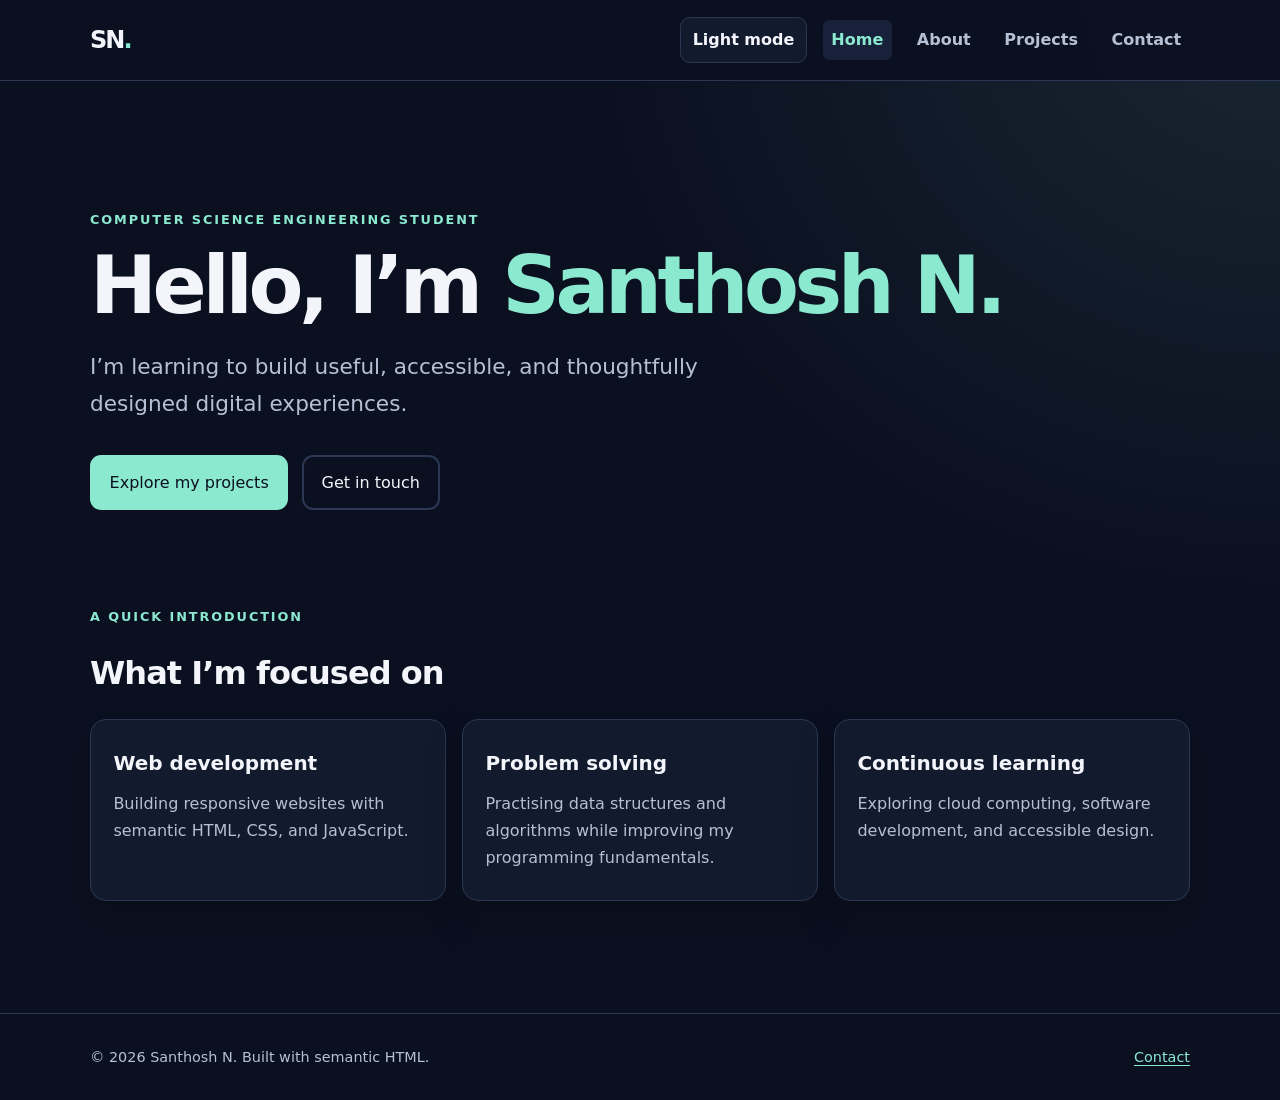
<file: index.html>
<!doctype html>
<html lang="en">
<head>
  <meta charset="utf-8">
  <meta name="viewport" content="width=device-width, initial-scale=1">
  <meta name="description" content="Personal portfolio of Santhosh N, a computer science engineering student showcasing skills, projects, and contact information.">
  <meta name="theme-color" content="#111827">
  <title>Santhosh N | Portfolio</title>
  <link rel="stylesheet" href="styles.css">
  <script src="script.js" defer></script>
</head>
<body>
  <a class="skip-link" href="#main-content">Skip to main content</a>
  <header class="site-header">
    <div class="container header-inner">
      <a class="brand" href="index.html" aria-label="Santhosh N home">SN<span>.</span></a>
      <div class="header-actions"><button class="theme-toggle" type="button" aria-label="Switch to light theme">Light mode</button><button class="menu-toggle" type="button" aria-expanded="false" aria-controls="primary-navigation">Menu</button></div>
      <nav id="primary-navigation" class="primary-navigation" aria-label="Main navigation">
        <ul>
          <li><a href="index.html" aria-current="page">Home</a></li>
          <li><a href="about.html">About</a></li>
          <li><a href="projects.html">Projects</a></li>
          <li><a href="contact.html">Contact</a></li>
        </ul>
      </nav>
    </div>
  </header>
  <main id="main-content">
    <section class="hero container" aria-labelledby="hero-title">
      <p class="eyebrow">Computer Science Engineering Student</p>
      <h1 id="hero-title">Hello, I’m <span>Santhosh N.</span></h1>
      <p class="hero-copy">I’m learning to build useful, accessible, and thoughtfully designed digital experiences.</p>
      <div class="actions">
        <a class="button" href="projects.html">Explore my projects</a>
        <a class="button button-secondary" href="contact.html">Get in touch</a>
      </div>
    </section>
    <section class="section container" aria-labelledby="highlights-title">
      <div class="section-heading">
        <p class="eyebrow">A quick introduction</p>
        <h2 id="highlights-title">What I’m focused on</h2>
      </div>
      <div class="card-grid">
        <article class="card">
          <h3>Web development</h3>
          <p>Building responsive websites with semantic HTML, CSS, and JavaScript.</p>
        </article>
        <article class="card">
          <h3>Problem solving</h3>
          <p>Practising data structures and algorithms while improving my programming fundamentals.</p>
        </article>
        <article class="card">
          <h3>Continuous learning</h3>
          <p>Exploring cloud computing, software development, and accessible design.</p>
        </article>
      </div>
    </section>
  </main>
  <footer class="site-footer">
    <div class="container footer-inner"><p>© <span data-current-year>2026</span> Santhosh N. Built with semantic HTML.</p><a href="contact.html">Contact</a></div>
  </footer>
</body>
</html>
</file>
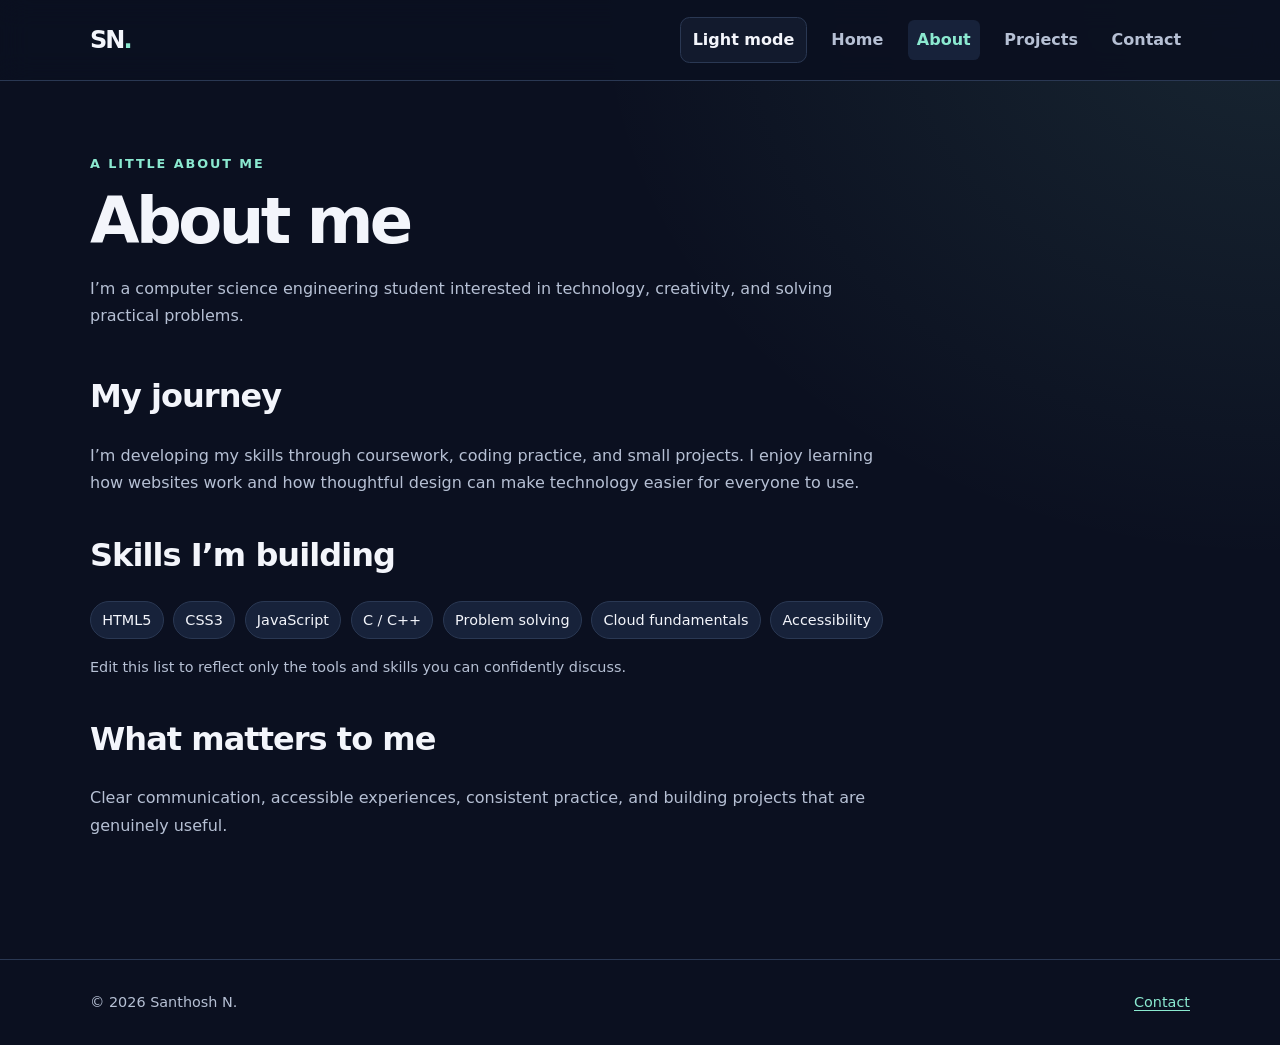
<file: about.html>
<!doctype html>
<html lang="en">
<head>
  <meta charset="utf-8">
  <meta name="viewport" content="width=device-width, initial-scale=1">
  <meta name="description" content="Learn about Santhosh N, a computer science engineering student, his interests, and current skills.">
  <meta name="theme-color" content="#111827">
  <title>About | Santhosh N</title>
  <link rel="stylesheet" href="styles.css">
  <script src="script.js" defer></script>
</head>
<body>
  <a class="skip-link" href="#main-content">Skip to main content</a>
  <header class="site-header"><div class="container header-inner">
    <a class="brand" href="index.html" aria-label="Santhosh N home">SN<span>.</span></a>
    <div class="header-actions"><button class="theme-toggle" type="button" aria-label="Switch to light theme">Light mode</button><button class="menu-toggle" type="button" aria-expanded="false" aria-controls="primary-navigation">Menu</button></div>
    <nav id="primary-navigation" class="primary-navigation" aria-label="Main navigation"><ul>
      <li><a href="index.html">Home</a></li><li><a href="about.html" aria-current="page">About</a></li><li><a href="projects.html">Projects</a></li><li><a href="contact.html">Contact</a></li>
    </ul></nav>
  </div></header>
  <main id="main-content" class="container page-content">
    <header class="page-heading"><p class="eyebrow">A little about me</p><h1>About me</h1><p>I’m a computer science engineering student interested in technology, creativity, and solving practical problems.</p></header>
    <section class="content-section" aria-labelledby="journey-title"><h2 id="journey-title">My journey</h2><p>I’m developing my skills through coursework, coding practice, and small projects. I enjoy learning how websites work and how thoughtful design can make technology easier for everyone to use.</p></section>
    <section class="content-section" aria-labelledby="skills-title"><h2 id="skills-title">Skills I’m building</h2>
      <ul class="tag-list"><li>HTML5</li><li>CSS3</li><li>JavaScript</li><li>C / C++</li><li>Problem solving</li><li>Cloud fundamentals</li><li>Accessibility</li></ul>
      <p class="note">Edit this list to reflect only the tools and skills you can confidently discuss.</p>
    </section>
    <section class="content-section" aria-labelledby="values-title"><h2 id="values-title">What matters to me</h2><p>Clear communication, accessible experiences, consistent practice, and building projects that are genuinely useful.</p></section>
  </main>
  <footer class="site-footer"><div class="container footer-inner"><p>© <span data-current-year>2026</span> Santhosh N.</p><a href="contact.html">Contact</a></div></footer>
</body>
</html>
</file>
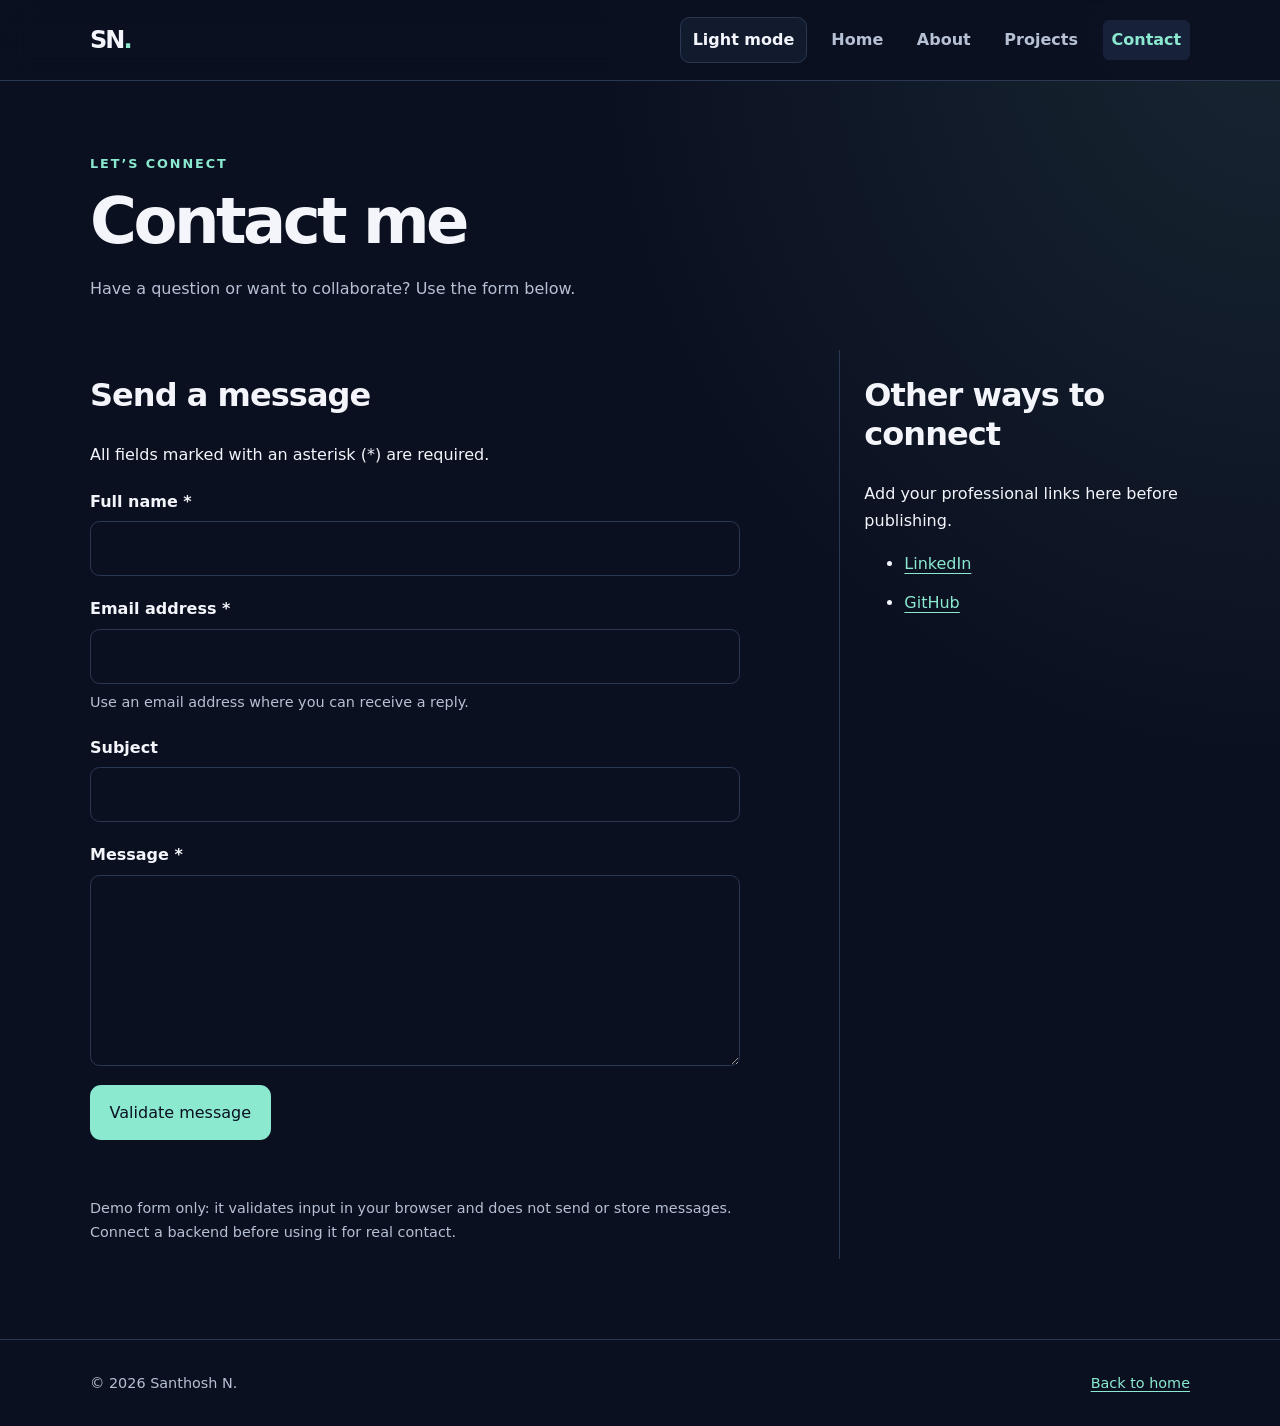
<file: contact.html>
<!doctype html>
<html lang="en">
<head>
  <meta charset="utf-8">
  <meta name="viewport" content="width=device-width, initial-scale=1">
  <meta name="description" content="Contact Santhosh N about projects, collaboration, or learning opportunities.">
  <meta name="theme-color" content="#111827">
  <title>Contact | Santhosh N</title>
  <link rel="stylesheet" href="styles.css">
  <script src="script.js" defer></script>
</head>
<body>
  <a class="skip-link" href="#main-content">Skip to main content</a>
  <header class="site-header"><div class="container header-inner">
    <a class="brand" href="index.html" aria-label="Santhosh N home">SN<span>.</span></a>
    <div class="header-actions"><button class="theme-toggle" type="button" aria-label="Switch to light theme">Light mode</button><button class="menu-toggle" type="button" aria-expanded="false" aria-controls="primary-navigation">Menu</button></div>
    <nav id="primary-navigation" class="primary-navigation" aria-label="Main navigation"><ul>
      <li><a href="index.html">Home</a></li><li><a href="about.html">About</a></li><li><a href="projects.html">Projects</a></li><li><a href="contact.html" aria-current="page">Contact</a></li>
    </ul></nav>
  </div></header>
  <main id="main-content" class="container page-content">
    <header class="page-heading"><p class="eyebrow">Let’s connect</p><h1>Contact me</h1><p>Have a question or want to collaborate? Use the form below.</p></header>
    <section class="contact-layout" aria-labelledby="form-title">
      <div><h2 id="form-title">Send a message</h2><p>All fields marked with an asterisk (*) are required.</p>
        <form id="contact-form" action="#" method="get">
          <div class="form-field"><label for="full-name">Full name <span aria-hidden="true">*</span></label><input id="full-name" name="name" type="text" autocomplete="name" required></div>
          <div class="form-field"><label for="email">Email address <span aria-hidden="true">*</span></label><input id="email" name="email" type="email" autocomplete="email" required aria-describedby="email-help"><p id="email-help" class="field-help">Use an email address where you can receive a reply.</p></div>
          <div class="form-field"><label for="subject">Subject</label><input id="subject" name="subject" type="text" autocomplete="off"></div>
          <div class="form-field"><label for="message">Message <span aria-hidden="true">*</span></label><textarea id="message" name="message" rows="6" required></textarea></div>
          <button class="button" type="submit">Validate message</button>
          <p id="form-status" class="form-status" role="status" aria-live="polite"></p>
          <p class="note">Demo form only: it validates input in your browser and does not send or store messages. Connect a backend before using it for real contact.</p>
        </form>
      </div>
      <aside class="contact-aside" aria-labelledby="other-contact-title"><h2 id="other-contact-title">Other ways to connect</h2><p>Add your professional links here before publishing.</p><ul><li><a href="https://www.linkedin.com/" target="_blank" rel="noopener noreferrer">LinkedIn</a></li><li><a href="https://github.com/" target="_blank" rel="noopener noreferrer">GitHub</a></li></ul></aside>
    </section>
  </main>
  <footer class="site-footer"><div class="container footer-inner"><p>© <span data-current-year>2026</span> Santhosh N.</p><a href="index.html">Back to home</a></div></footer>
</body>
</html>
</file>
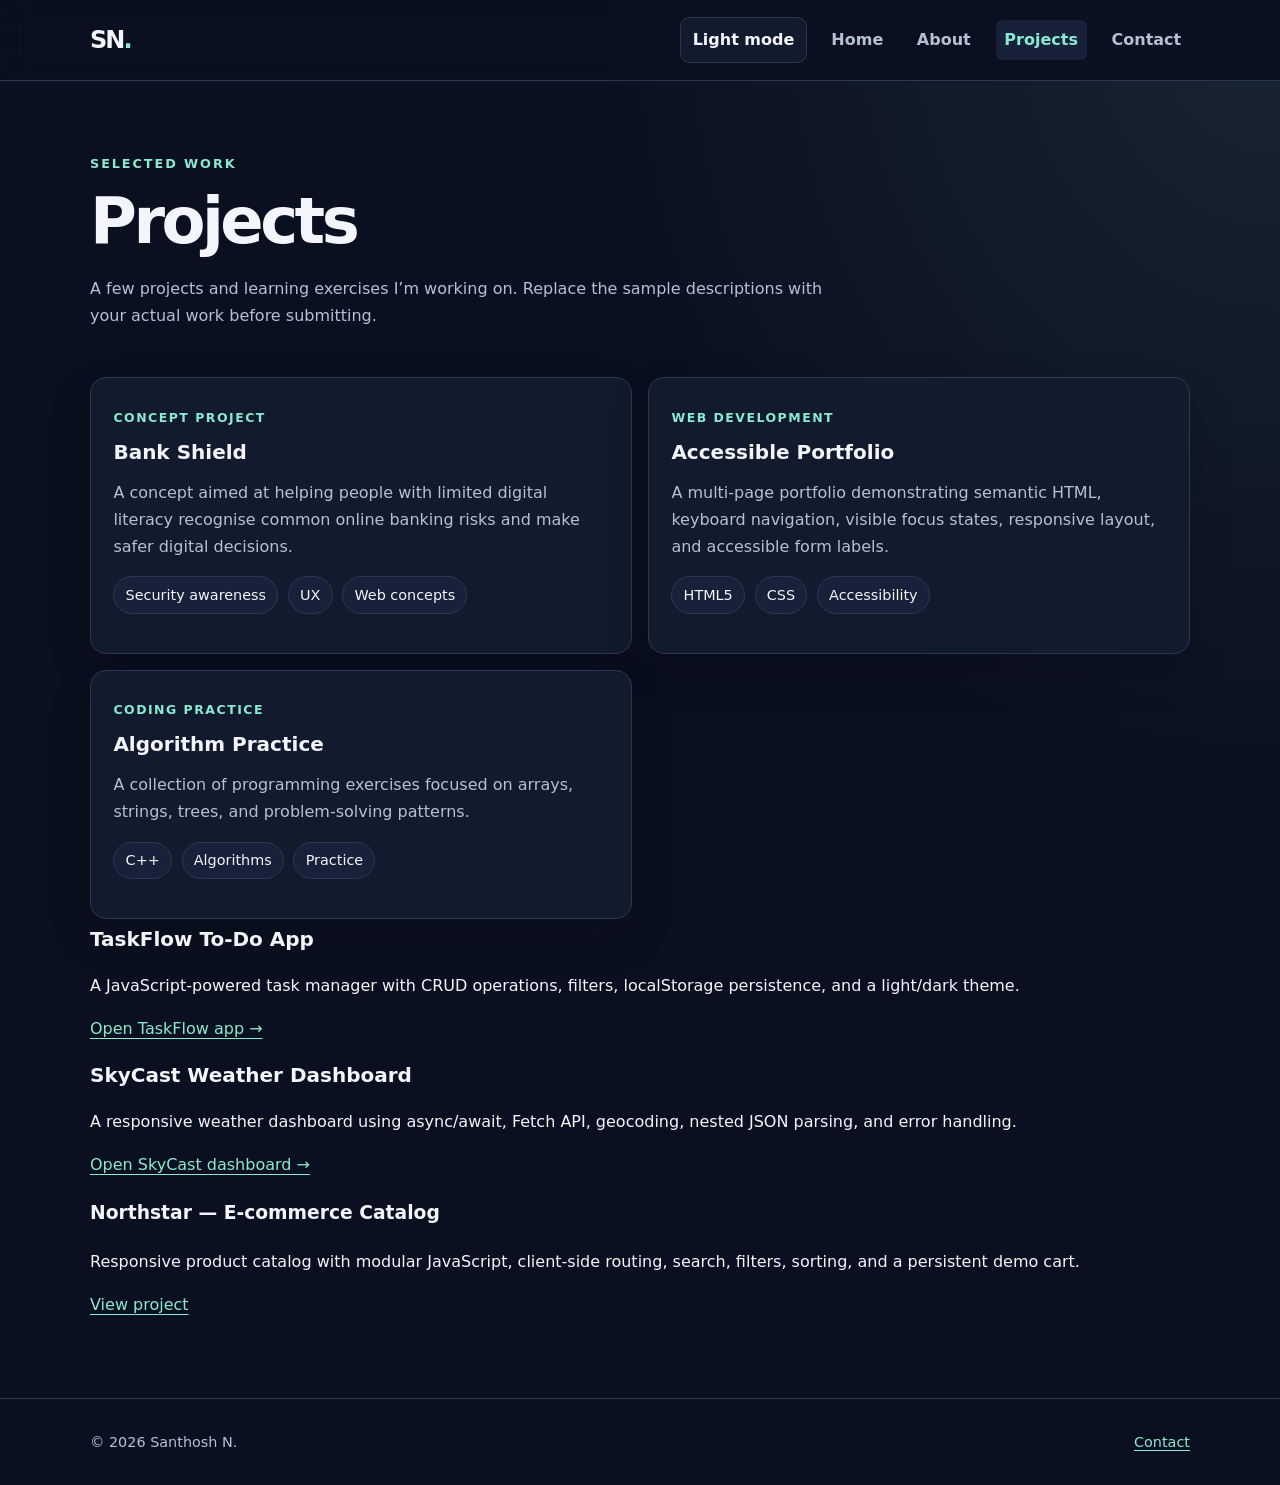
<file: projects.html>
<!doctype html>
<html lang="en">
<head>
  <meta charset="utf-8">
  <meta name="viewport" content="width=device-width, initial-scale=1">
  <meta name="description" content="Selected learning projects by Santhosh N, including a digital safety concept and an accessible portfolio website.">
  <meta name="theme-color" content="#111827">
  <title>Projects | Santhosh N</title>
  <link rel="stylesheet" href="styles.css">
  <script src="script.js" defer></script>
</head>
<body>
  <a class="skip-link" href="#main-content">Skip to main content</a>
  <header class="site-header"><div class="container header-inner">
    <a class="brand" href="index.html" aria-label="Santhosh N home">SN<span>.</span></a>
    <div class="header-actions"><button class="theme-toggle" type="button" aria-label="Switch to light theme">Light mode</button><button class="menu-toggle" type="button" aria-expanded="false" aria-controls="primary-navigation">Menu</button></div>
    <nav id="primary-navigation" class="primary-navigation" aria-label="Main navigation"><ul>
      <li><a href="index.html">Home</a></li><li><a href="about.html">About</a></li><li><a href="projects.html" aria-current="page">Projects</a></li><li><a href="contact.html">Contact</a></li>
    </ul></nav>
  </div></header>
  <main id="main-content" class="container page-content">
    <header class="page-heading"><p class="eyebrow">Selected work</p><h1>Projects</h1><p>A few projects and learning exercises I’m working on. Replace the sample descriptions with your actual work before submitting.</p></header>
    <section class="card-grid project-grid" aria-label="Project list">
      <article class="card project-card"><p class="project-type">Concept project</p><h2>Bank Shield</h2><p>A concept aimed at helping people with limited digital literacy recognise common online banking risks and make safer digital decisions.</p><ul class="tag-list"><li>Security awareness</li><li>UX</li><li>Web concepts</li></ul></article>
      <article class="card project-card"><p class="project-type">Web development</p><h2>Accessible Portfolio</h2><p>A multi-page portfolio demonstrating semantic HTML, keyboard navigation, visible focus states, responsive layout, and accessible form labels.</p><ul class="tag-list"><li>HTML5</li><li>CSS</li><li>Accessibility</li></ul></article>
      <article class="card project-card"><p class="project-type">Coding practice</p><h2>Algorithm Practice</h2><p>A collection of programming exercises focused on arrays, strings, trees, and problem-solving patterns.</p><ul class="tag-list"><li>C++</li><li>Algorithms</li><li>Practice</li></ul></article>
    </section>
  
    <section class="project-card" aria-labelledby="taskflow-project-heading">
      <h2 id="taskflow-project-heading">TaskFlow To-Do App</h2>
      <p>A JavaScript-powered task manager with CRUD operations, filters, localStorage persistence, and a light/dark theme.</p>
      <p><a href="todo.html">Open TaskFlow app →</a></p>
    </section>

    <section class="project-card" aria-labelledby="skycast-project-heading">
      <h2 id="skycast-project-heading">SkyCast Weather Dashboard</h2>
      <p>A responsive weather dashboard using async/await, Fetch API, geocoding, nested JSON parsing, and error handling.</p>
      <p><a href="weather.html">Open SkyCast dashboard →</a></p>
    </section>

      <article class="project-card">
        <h3>Northstar — E-commerce Catalog</h3>
        <p>Responsive product catalog with modular JavaScript, client-side routing, search, filters, sorting, and a persistent demo cart.</p>
        <a href="shop/">View project</a>
      </article>
</main>
  <footer class="site-footer"><div class="container footer-inner"><p>© <span data-current-year>2026</span> Santhosh N.</p><a href="contact.html">Contact</a></div></footer>
</body>
</html>
</file>
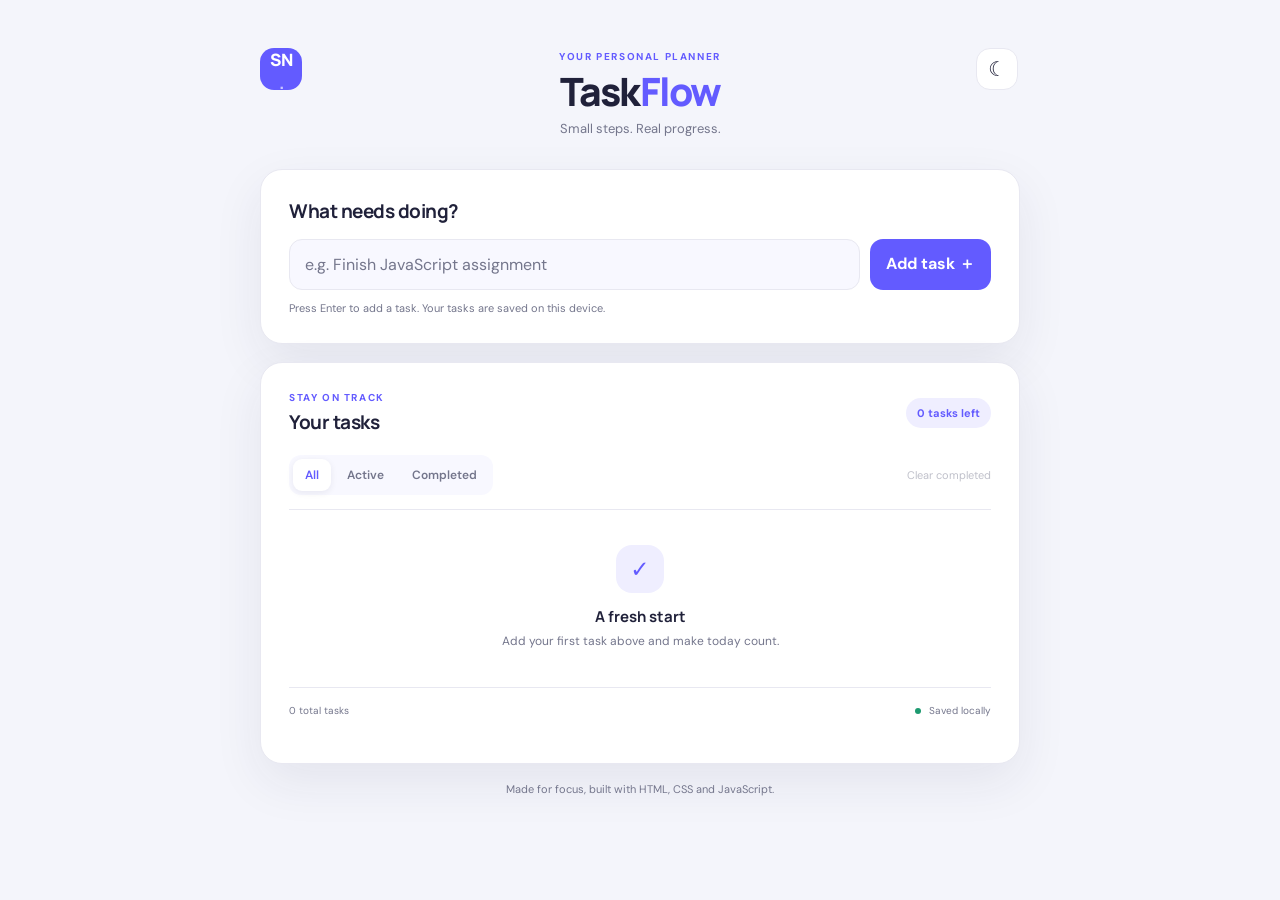
<file: todo.html>
<!doctype html>
<html lang="en">
<head>
  <meta charset="utf-8">
  <meta name="viewport" content="width=device-width, initial-scale=1">
  <meta name="description" content="A responsive to-do list app with task management, filters, and local storage persistence.">
  <meta name="theme-color" content="#635bff">
  <title>TaskFlow — To-Do List</title>
  <link rel="stylesheet" href="todo.css">
  <script src="todo.js" defer></script>
</head>
<body>
  <a class="skip-link" href="#main">Skip to main content</a>
  <main id="main" class="app-shell">
    <header class="app-header">
      <a class="brand" href="index.html" aria-label="Portfolio home">SN<span>.</span></a>
      <div class="heading">
        <p class="eyebrow">YOUR PERSONAL PLANNER</p>
        <h1>Task<span>Flow</span></h1>
        <p class="subtitle">Small steps. Real progress.</p>
      </div>
      <button id="theme-toggle" class="icon-button" type="button" aria-label="Switch color theme" title="Switch color theme">☾</button>
    </header>

    <section class="composer card" aria-labelledby="add-heading">
      <h2 id="add-heading">What needs doing?</h2>
      <form id="task-form" class="task-form">
        <label class="sr-only" for="task-input">Task description</label>
        <input id="task-input" name="task" type="text" maxlength="160" placeholder="e.g. Finish JavaScript assignment" autocomplete="off" required>
        <button class="primary-button" type="submit">Add task <span aria-hidden="true">＋</span></button>
      </form>
      <p class="hint">Press Enter to add a task. Your tasks are saved on this device.</p>
      <p id="form-message" class="form-message" role="status" aria-live="polite"></p>
    </section>

    <section class="list-section card" aria-labelledby="list-heading">
      <div class="list-top">
        <div>
          <p class="eyebrow">STAY ON TRACK</p>
          <h2 id="list-heading">Your tasks</h2>
        </div>
        <span id="task-count" class="count-pill">0 tasks left</span>
      </div>

      <div class="toolbar">
        <div class="filters" role="group" aria-label="Filter tasks">
          <button type="button" class="filter-button active" data-filter="all" aria-pressed="true">All</button>
          <button type="button" class="filter-button" data-filter="active" aria-pressed="false">Active</button>
          <button type="button" class="filter-button" data-filter="completed" aria-pressed="false">Completed</button>
        </div>
        <button id="clear-completed" type="button" class="text-button">Clear completed</button>
      </div>

      <ul id="task-list" class="task-list" aria-label="Tasks"></ul>
      <div id="empty-state" class="empty-state">
        <div class="empty-icon" aria-hidden="true">✓</div>
        <h3 id="empty-title">A fresh start</h3>
        <p id="empty-copy">Add your first task above and make today count.</p>
      </div>
      <footer class="list-footer">
        <span id="summary">0 total tasks</span>
        <span><span class="status-dot" aria-hidden="true"></span> Saved locally</span>
      </footer>
    </section>

    <p class="app-note">Made for focus, built with HTML, CSS and JavaScript.</p>
  </main>

  <dialog id="edit-dialog" class="edit-dialog" aria-labelledby="edit-heading">
    <form id="edit-form" method="dialog">
      <h2 id="edit-heading">Edit task</h2>
      <label for="edit-input">Task description</label>
      <input id="edit-input" name="edit-task" maxlength="160" required>
      <div class="dialog-actions">
        <button id="cancel-edit" class="secondary-button" type="button">Cancel</button>
        <button class="primary-button" type="submit">Save changes</button>
      </div>
    </form>
  </dialog>
</body>
</html>
</file>
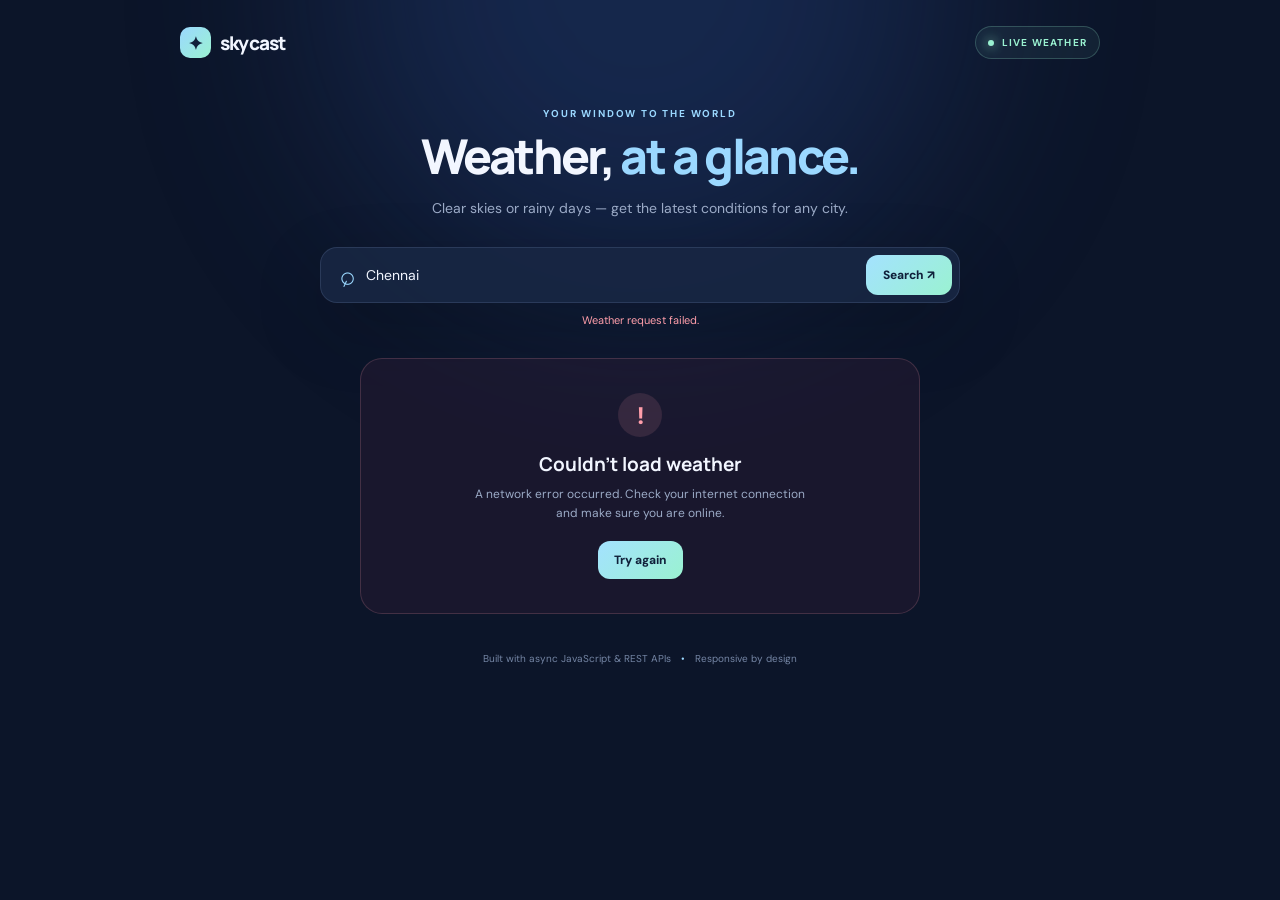
<file: weather.html>
<!doctype html>
<html lang="en">
<head>
  <meta charset="utf-8">
  <meta name="viewport" content="width=device-width, initial-scale=1">
  <meta name="description" content="A responsive weather dashboard using asynchronous JavaScript and the Open-Meteo REST API.">
  <meta name="theme-color" content="#101d36">
  <title>SkyCast — Weather Dashboard</title>
  <link rel="stylesheet" href="weather.css">
  <script src="weather.js" defer></script>
</head>
<body>
  <a class="skip-link" href="#main">Skip to main content</a>
  <div class="page-glow" aria-hidden="true"></div>
  <main id="main" class="dashboard">
    <header class="topbar">
      <a class="brand" href="index.html" aria-label="Portfolio home"><span class="brand-mark">✦</span> skycast</a>
      <div class="live-label"><span class="live-dot"></span> LIVE WEATHER</div>
    </header>

    <section class="intro" aria-labelledby="page-title">
      <p class="eyebrow">YOUR WINDOW TO THE WORLD</p>
      <h1 id="page-title">Weather, <span>at a glance.</span></h1>
      <p class="intro-copy">Clear skies or rainy days — get the latest conditions for any city.</p>
    </section>

    <section class="search-panel" aria-label="Search weather by city">
      <form id="search-form" class="search-form">
        <label class="sr-only" for="city-input">Enter a city name</label>
        <span class="search-icon" aria-hidden="true">⌕</span>
        <input id="city-input" type="search" name="city" placeholder="Search a city, e.g. Chennai" autocomplete="off" maxlength="80" required>
        <button id="search-button" type="submit">Search <span aria-hidden="true">↗</span></button>
      </form>
      <p id="status-message" class="status-message" role="status" aria-live="polite">Loading weather for Chennai…</p>
    </section>

    <section id="weather-content" class="weather-content" aria-label="Current weather" hidden>
      <div class="hero-card">
        <div class="hero-copy">
          <p class="eyebrow">CURRENT CONDITIONS</p>
          <h2 id="city-name">Chennai, India</h2>
          <p id="local-time" class="local-time">Local time</p>
          <p id="condition" class="condition">Mostly clear</p>
          <p class="feels-like">Feels like <strong id="feels-value">--°</strong></p>
        </div>
        <div class="hero-weather" aria-hidden="true">
          <div id="weather-symbol" class="weather-symbol">☀</div>
          <div id="temperature" class="temperature">--°</div>
          <div id="temperature-label" class="temperature-label">Current temperature</div>
        </div>
        <div class="hero-bottom">
          <span><span class="mini-icon" aria-hidden="true">⌖</span> <span id="coordinates">--</span></span>
          <span><span class="mini-icon" aria-hidden="true">◷</span> Updated just now</span>
        </div>
      </div>

      <div class="section-heading">
        <div><p class="eyebrow">THE DETAILS</p><h2>Weather metrics</h2></div>
        <span class="unit-label">CURRENT DATA</span>
      </div>
      <div class="metrics-grid">
        <article class="metric-card">
          <div class="metric-top"><span class="metric-icon humidity-icon" aria-hidden="true">≋</span><span class="metric-name">Humidity</span></div>
          <p class="metric-value" id="humidity">--<span>%</span></p>
          <p class="metric-caption">Relative humidity</p>
          <div class="metric-track"><span id="humidity-bar" class="metric-fill"></span></div>
        </article>
        <article class="metric-card">
          <div class="metric-top"><span class="metric-icon wind-icon" aria-hidden="true">〰</span><span class="metric-name">Wind speed</span></div>
          <p class="metric-value" id="wind">--<span> km/h</span></p>
          <p class="metric-caption">Near-surface wind</p>
          <div class="wind-visual" aria-hidden="true"><span></span><span></span><span></span></div>
        </article>
        <article class="metric-card">
          <div class="metric-top"><span class="metric-icon feels-icon" aria-hidden="true">◉</span><span class="metric-name">Feels like</span></div>
          <p class="metric-value" id="feels-metric">--<span>°C</span></p>
          <p class="metric-caption">Apparent temperature</p>
          <p id="comfort-note" class="metric-footnote">Based on current conditions</p>
        </article>
      </div>
      <p class="attribution">Weather data by <a href="https://open-meteo.com/" target="_blank" rel="noreferrer">Open-Meteo</a>. Forecast data may vary by location and model.</p>
    </section>

    <section id="error-card" class="error-card" hidden aria-live="polite">
      <div class="error-symbol" aria-hidden="true">!</div>
      <h2 id="error-title">Couldn't load weather</h2>
      <p id="error-detail">Check the city name and your internet connection, then try again.</p>
      <button id="retry-button" type="button">Try again</button>
    </section>

    <footer class="page-footer"><span>Built with async JavaScript &amp; REST APIs</span><span class="footer-dot">•</span><span>Responsive by design</span></footer>
  </main>
</body>
</html>
</file>
<file: styles.css>
:root{
  color-scheme:dark;
  --bg:#0b1020;--surface:#121a2d;--surface-2:#17223a;--text:#f3f5fb;--muted:#b6c0d4;
  --accent:#8be9d0;--border:#2a3853;--focus:#ffd166;--header-bg:rgba(11,16,32,.94);
  --shadow:0 18px 45px rgba(0,0,0,.16);
  font-family:system-ui,-apple-system,BlinkMacSystemFont,"Segoe UI",sans-serif;
}
:root[data-theme="light"]{
  color-scheme:light;
  --bg:#f5f7fb;--surface:#fff;--surface-2:#eaf0f8;--text:#172033;--muted:#4b5870;
  --accent:#087f6b;--border:#d4dce8;--focus:#a04b00;--header-bg:rgba(245,247,251,.94);
  --shadow:0 18px 45px rgba(27,39,64,.08);
}
*{box-sizing:border-box}
html{scroll-behavior:smooth}
body{margin:0;background:radial-gradient(ellipse at top right,color-mix(in srgb,var(--accent) 10%,transparent),transparent 38%),var(--bg);color:var(--text);font-size:1rem;line-height:1.7;transition:background-color .2s,color .2s}
a{color:var(--accent);text-underline-offset:.22em}
a:hover{text-decoration-thickness:2px}
a:focus-visible,button:focus-visible,input:focus-visible,textarea:focus-visible{outline:3px solid var(--focus);outline-offset:4px}
.skip-link{position:absolute;left:1rem;top:-5rem;padding:.75rem 1rem;background:var(--focus);color:var(--bg);z-index:20;font-weight:700}
.skip-link:focus{top:1rem}
.container{width:min(1100px,calc(100% - 2rem));margin-inline:auto}
.site-header{position:sticky;top:0;z-index:10;border-bottom:1px solid var(--border);background:var(--header-bg);backdrop-filter:blur(14px)}
.header-inner{min-height:72px;display:flex;align-items:center;justify-content:space-between;gap:1rem}
.brand{font-size:1.5rem;font-weight:850;letter-spacing:-.08em;text-decoration:none;color:var(--text)}
.brand span{color:var(--accent)}
.header-actions{display:flex;align-items:center;gap:.65rem}
.primary-navigation{display:none;position:absolute;top:72px;left:0;right:0;padding:1rem;background:var(--surface);border-bottom:1px solid var(--border)}
.primary-navigation.is-open{display:block}
.primary-navigation ul{display:flex;flex-direction:column;gap:.6rem;list-style:none;margin:0;padding:0}
.primary-navigation a{display:block;padding:.35rem .5rem;color:var(--muted);text-decoration:none;font-weight:650;border-radius:.4rem}
.primary-navigation a[aria-current=page],.primary-navigation a:hover{color:var(--accent);background:var(--surface-2)}
.menu-toggle,.theme-toggle{background:var(--surface);color:var(--text);border:1px solid var(--border);border-radius:.6rem;padding:.5rem .7rem;font:inherit;font-weight:700;cursor:pointer}
.hero{padding-block:clamp(4rem,10vw,8rem) 4rem}
.eyebrow{color:var(--accent);font-size:.8rem;font-weight:800;letter-spacing:.15em;text-transform:uppercase;margin:0 0 .8rem}
.hero h1,.page-heading h1{font-size:clamp(2.5rem,8vw,5rem);line-height:1.05;letter-spacing:-.055em;margin:0 0 1.25rem}
.hero h1 span{color:var(--accent)}
.hero-copy{max-width:650px;color:var(--muted);font-size:clamp(1.1rem,2.4vw,1.35rem)}
.actions{display:flex;flex-wrap:wrap;gap:.85rem;margin-top:2rem}
.button{display:inline-flex;align-items:center;justify-content:center;background:var(--accent);color:var(--bg);font-weight:800;text-decoration:none;border:2px solid var(--accent);border-radius:.7rem;padding:.75rem 1.1rem;font:inherit;cursor:pointer}
.button:hover{filter:brightness(1.08)}
.button-secondary{background:transparent;color:var(--text);border-color:var(--border)}
.section{padding-block:2rem 4rem}
.section-heading{margin-bottom:1.5rem}
.section h2,.content-section h2,.contact-layout h2{font-size:clamp(1.5rem,3vw,2rem);line-height:1.2;letter-spacing:-.03em}
.card-grid{display:grid;grid-template-columns:minmax(0,1fr);gap:1rem}
.card{border:1px solid var(--border);border-radius:1rem;padding:1.4rem;background:var(--surface);box-shadow:var(--shadow);min-width:0}
.card h3,.project-card h2{margin:.2rem 0 .65rem;font-size:1.25rem}
.card p{color:var(--muted);margin:.4rem 0}
.site-footer{border-top:1px solid var(--border);margin-top:3rem}
.footer-inner{min-height:82px;display:flex;align-items:flex-start;justify-content:space-between;flex-direction:column;gap:.2rem;padding-block:1rem;color:var(--muted);font-size:.9rem}
.page-content{min-height:60vh;padding-block:3.5rem 2rem}
.page-heading{max-width:760px;margin-bottom:3rem}
.page-heading h1{font-size:clamp(2.5rem,7vw,4rem)}
.page-heading>p:last-child,.content-section p{color:var(--muted)}
.content-section{max-width:820px;margin-block:2.5rem}
.tag-list{display:flex;flex-wrap:wrap;gap:.6rem;list-style:none;margin:1rem 0;padding:0}
.tag-list li{padding:.35rem .7rem;border:1px solid var(--border);background:var(--surface-2);border-radius:999px;color:var(--text);font-size:.9rem}
.note,.field-help{color:var(--muted);font-size:.9rem}
.project-type{font-size:.78rem!important;text-transform:uppercase;letter-spacing:.12em;color:var(--accent)!important;font-weight:800}
.contact-layout{display:grid;grid-template-columns:minmax(0,1fr);gap:2rem}
.contact-layout form{max-width:650px}
.form-field{display:grid;gap:.4rem;margin-block:1.2rem}
.form-field label{font-weight:700}
.form-field input,.form-field textarea{width:100%;border:1px solid var(--border);border-radius:.6rem;background:var(--bg);color:var(--text);padding:.8rem;font:inherit}
.form-field input:focus,.form-field textarea:focus{border-color:var(--accent)}
.form-field textarea{resize:vertical}
.field-help{margin:0}
.form-status{min-height:1.5em;color:var(--accent)}
.contact-aside{border-top:1px solid var(--border);padding-top:1.5rem}
.contact-aside li{margin:.7rem 0}
@media (min-width:600px){
  .container{width:min(1100px,calc(100% - 3rem))}
  .card-grid{grid-template-columns:repeat(2,minmax(0,1fr))}
  .footer-inner{align-items:center;flex-direction:row}
  .page-content{padding-top:4.5rem}
}
@media (min-width:800px){
  .menu-toggle{display:none}
  .header-inner{min-height:80px}
  .header-actions{margin-left:auto}
  .primary-navigation{display:block;position:static;padding:0;background:transparent;border:0}
  .primary-navigation ul{flex-direction:row;gap:1rem}
  .primary-navigation a{padding:.4rem .55rem}
  .card-grid{grid-template-columns:repeat(3,minmax(0,1fr))}
  .project-grid{grid-template-columns:repeat(2,minmax(0,1fr))}
  .contact-layout{grid-template-columns:minmax(0,2fr) minmax(220px,1fr);gap:3rem}
  .contact-aside{border-top:0;border-left:1px solid var(--border);padding:0 0 0 1.5rem}
}
@media (prefers-reduced-motion:reduce){
  html{scroll-behavior:auto}
  *,*::before,*::after{animation-duration:.01ms!important;animation-iteration-count:1!important;transition-duration:.01ms!important}
}
</file>
<file: todo.css>
@import url('https://fonts.googleapis.com/css2?family=DM+Sans:wght@400;500;600;700&family=Manrope:wght@500;600;700;800&display=swap');

:root {
  color-scheme: light;
  --page: #f4f5fb;
  --surface: #ffffff;
  --surface-soft: #f8f8ff;
  --text: #20213a;
  --muted: #74768c;
  --border: #e8e8f1;
  --accent: #635bff;
  --accent-hover: #5148ed;
  --accent-soft: #efeeff;
  --success: #1d9a70;
  --danger: #d9485f;
  --shadow: 0 18px 50px rgba(37, 35, 82, .08);
  --radius: 22px;
}
:root[data-theme="dark"] {
  color-scheme: dark;
  --page: #141522;
  --surface: #1d1e30;
  --surface-soft: #25263b;
  --text: #f4f4ff;
  --muted: #a1a3bd;
  --border: #35364d;
  --accent: #a19bff;
  --accent-hover: #b6b1ff;
  --accent-soft: #302d53;
  --success: #67d7ac;
  --danger: #ff8294;
  --shadow: 0 18px 50px rgba(0, 0, 0, .18);
}
* { box-sizing: border-box; }
body {
  margin: 0; min-height: 100vh; background: var(--page); color: var(--text);
  font-family: "DM Sans", system-ui, sans-serif; transition: background .2s, color .2s;
}
button, input { font: inherit; }
button { cursor: pointer; }
button:focus-visible, input:focus-visible, a:focus-visible {
  outline: 3px solid var(--accent); outline-offset: 3px;
}
.skip-link { position: absolute; top: -100px; left: 16px; padding: 10px 14px; background: var(--surface); color: var(--text); z-index: 10; border-radius: 8px; }
.skip-link:focus { top: 12px; }
.app-shell { width: min(100% - 28px, 760px); margin: 0 auto; padding: 28px 0 36px; }
.app-header { display: grid; grid-template-columns: 44px 1fr 44px; align-items: start; gap: 12px; margin-bottom: 26px; }
.brand { display: grid; place-items: center; width: 42px; height: 42px; border-radius: 14px; background: var(--accent); color: white; font: 800 17px Manrope, sans-serif; text-decoration: none; }
.brand span { color: #c9c5ff; display: inline; }
.heading { text-align: center; padding-top: 2px; }
.eyebrow { color: var(--accent); font-size: 10px; font-weight: 700; letter-spacing: .16em; margin: 0 0 7px; }
h1, h2, h3, p { margin-top: 0; }
h1 { font: 800 clamp(29px, 7vw, 39px)/1.1 Manrope, sans-serif; letter-spacing: -.05em; margin: 0; }
h1 span { color: var(--accent); }
.subtitle { color: var(--muted); font-size: 13px; margin: 7px 0 0; }
.icon-button { width: 42px; height: 42px; border: 1px solid var(--border); border-radius: 14px; color: var(--text); background: var(--surface); font-size: 20px; }
.card { background: var(--surface); border: 1px solid var(--border); border-radius: var(--radius); box-shadow: var(--shadow); padding: 22px; }
.composer { margin-bottom: 18px; }
.composer h2, .list-top h2 { font: 700 19px Manrope, sans-serif; margin-bottom: 15px; letter-spacing: -.025em; }
.task-form { display: flex; gap: 10px; }
.task-form input, .edit-dialog input {
  min-width: 0; width: 100%; border: 1px solid var(--border); border-radius: 13px; padding: 14px 15px;
  background: var(--surface-soft); color: var(--text);
}
.task-form input::placeholder { color: var(--muted); }
.primary-button, .secondary-button { border: 0; border-radius: 13px; padding: 13px 16px; font-weight: 700; white-space: nowrap; }
.primary-button { background: var(--accent); color: white; }
.primary-button:hover { background: var(--accent-hover); }
.secondary-button { background: var(--surface-soft); color: var(--text); border: 1px solid var(--border); }
.hint { color: var(--muted); font-size: 11px; margin: 11px 0 0; }
.form-message { color: var(--success); font-size: 12px; margin: 7px 0 0; min-height: 0; }
.form-message:empty { display: none; }
.list-section { padding-bottom: 0; }
.list-top { display: flex; justify-content: space-between; align-items: center; gap: 12px; }
.list-top .eyebrow { margin-bottom: 5px; }
.list-top h2 { margin-bottom: 0; }
.count-pill { background: var(--accent-soft); color: var(--accent); padding: 8px 11px; border-radius: 999px; font-size: 11px; font-weight: 700; white-space: nowrap; }
.toolbar { display: flex; justify-content: space-between; align-items: center; gap: 12px; padding: 20px 0 14px; border-bottom: 1px solid var(--border); }
.filters { display: flex; gap: 4px; padding: 4px; background: var(--surface-soft); border-radius: 12px; }
.filter-button { border: 0; background: transparent; color: var(--muted); padding: 8px 12px; border-radius: 9px; font-size: 12px; font-weight: 600; }
.filter-button.active { background: var(--surface); color: var(--accent); box-shadow: 0 2px 7px rgba(20,20,50,.07); }
.text-button { background: transparent; border: 0; color: var(--muted); font-size: 11px; padding: 8px 0; }
.text-button:hover { color: var(--danger); }
.task-list { list-style: none; padding: 0; margin: 0; }
.task-item { display: grid; grid-template-columns: 22px minmax(0, 1fr) auto; align-items: center; gap: 12px; padding: 15px 0; border-bottom: 1px solid var(--border); animation: appear .18s ease-out; }
.task-item:last-child { border-bottom: 0; }
.task-check { appearance: none; width: 20px; height: 20px; border: 1.5px solid #c7c8d8; border-radius: 7px; margin: 0; display: grid; place-items: center; cursor: pointer; }
.task-check:checked { background: var(--success); border-color: var(--success); }
.task-check:checked::after { content: "✓"; color: white; font-size: 13px; font-weight: 800; }
.task-label { overflow-wrap: anywhere; line-height: 1.45; font-size: 13px; }
.task-item.completed .task-label { color: var(--muted); text-decoration: line-through; }
.task-actions { display: flex; gap: 3px; }
.action-button { width: 31px; height: 31px; border: 0; border-radius: 9px; background: transparent; color: var(--muted); font-size: 15px; }
.action-button:hover { background: var(--surface-soft); color: var(--accent); }
.action-button.delete:hover { color: var(--danger); }
.empty-state { text-align: center; padding: 35px 10px 38px; }
.empty-icon { width: 48px; height: 48px; border-radius: 16px; background: var(--accent-soft); color: var(--accent); display: grid; place-items: center; margin: 0 auto 13px; font-size: 23px; font-weight: 700; }
.empty-state h3 { font: 700 15px Manrope, sans-serif; margin-bottom: 6px; }
.empty-state p { color: var(--muted); font-size: 12px; margin-bottom: 0; }
.list-footer { display: flex; justify-content: space-between; gap: 10px; padding: 16px 0 18px; border-top: 1px solid var(--border); color: var(--muted); font-size: 10px; }
.status-dot { display: inline-block; width: 6px; height: 6px; border-radius: 50%; background: var(--success); margin-right: 5px; }
.app-note { text-align: center; color: var(--muted); font-size: 11px; padding-top: 18px; }
.edit-dialog { width: min(420px, calc(100% - 28px)); border: 1px solid var(--border); border-radius: 20px; padding: 24px; background: var(--surface); color: var(--text); box-shadow: var(--shadow); }
.edit-dialog::backdrop { background: rgba(15, 15, 35, .45); backdrop-filter: blur(3px); }
.edit-dialog h2 { font: 700 19px Manrope, sans-serif; }
.edit-dialog label { display: block; font-size: 12px; margin-bottom: 8px; color: var(--muted); }
.dialog-actions { display: flex; justify-content: flex-end; gap: 8px; margin-top: 16px; }
.sr-only { position: absolute; width: 1px; height: 1px; padding: 0; margin: -1px; overflow: hidden; clip: rect(0,0,0,0); white-space: nowrap; border: 0; }
@keyframes appear { from { opacity: 0; transform: translateY(4px); } to { opacity: 1; transform: translateY(0); } }
@media (min-width: 640px) {
  .app-shell { padding-top: 48px; }
  .app-header { margin-bottom: 32px; }
  .card { padding: 28px; }
  .task-item { padding: 17px 0; }
}
@media (max-width: 420px) {
  .app-shell { width: min(100% - 18px, 760px); padding-top: 18px; }
  .card { padding: 17px; border-radius: 18px; }
  .task-form { flex-direction: column; }
  .task-form .primary-button { width: 100%; }
  .toolbar { align-items: flex-start; flex-direction: column; }
  .filters { width: 100%; }
  .filter-button { flex: 1; }
  .text-button { align-self: flex-end; }
  .list-footer { font-size: 9px; }
}
@media (prefers-reduced-motion: reduce) {
  *, *::before, *::after { animation-duration: .01ms !important; transition-duration: .01ms !important; scroll-behavior: auto !important; }
}
</file>
<file: weather.css>
@import url('https://fonts.googleapis.com/css2?family=DM+Sans:wght@400;500;600;700&family=Manrope:wght@500;600;700;800&display=swap');
:root {
  color-scheme: dark;
  --page: #0c1529;
  --surface: rgba(22, 35, 61, .82);
  --surface-strong: #182744;
  --border: rgba(164, 190, 236, .14);
  --text: #f2f6ff;
  --muted: #9baac6;
  --accent: #9bd8ff;
  --accent-strong: #6cbfff;
  --mint: #9af2d1;
  --shadow: 0 24px 70px rgba(0,0,0,.2);
}
* { box-sizing: border-box; }
body { margin: 0; min-height: 100vh; background: var(--page); color: var(--text); font-family: "DM Sans", system-ui, sans-serif; overflow-x: hidden; }
button, input { font: inherit; }
button, a, input { -webkit-tap-highlight-color: transparent; }
button:focus-visible, input:focus-visible, a:focus-visible { outline: 3px solid var(--accent); outline-offset: 4px; }
[hidden] { display: none !important; }
.page-glow { position: fixed; z-index: -1; width: 620px; height: 620px; top: -330px; left: calc(50% - 310px); background: #3158a8; opacity: .28; filter: blur(110px); border-radius: 50%; pointer-events: none; }
.skip-link { position: absolute; top: -100px; left: 15px; padding: 10px 14px; border-radius: 8px; color: var(--page); background: var(--accent); z-index: 5; }
.skip-link:focus { top: 12px; }
.dashboard { width: min(100% - 30px, 920px); margin: 0 auto; padding: 26px 0 24px; }
.topbar { display: flex; justify-content: space-between; align-items: center; margin-bottom: 48px; }
.brand { display: inline-flex; gap: 9px; align-items: center; color: var(--text); font: 800 19px Manrope, sans-serif; text-decoration: none; letter-spacing: -.04em; }
.brand-mark { display: grid; place-items: center; width: 31px; height: 31px; border-radius: 10px; background: linear-gradient(135deg, #9bd8ff, #9af2d1); color: #10203a; font-size: 18px; }
.live-label { display: inline-flex; align-items: center; gap: 8px; color: var(--mint); font-size: 10px; font-weight: 700; letter-spacing: .12em; border: 1px solid rgba(154,242,209,.22); background: rgba(154,242,209,.06); border-radius: 999px; padding: 9px 12px; }
.live-dot { width: 6px; height: 6px; border-radius: 50%; background: var(--mint); box-shadow: 0 0 12px var(--mint); }
.intro { text-align: center; margin-bottom: 28px; }
.eyebrow { margin: 0 0 9px; color: var(--accent); font-size: 10px; font-weight: 700; letter-spacing: .18em; }
h1 { font: 800 clamp(30px, 6vw, 48px)/1.14 Manrope, sans-serif; letter-spacing: -.055em; margin: 0; }
h1 span { color: var(--accent); }
.intro-copy { color: var(--muted); font-size: 14px; line-height: 1.6; margin: 13px auto 0; max-width: 440px; }
.search-panel { max-width: 640px; margin: 0 auto 28px; }
.search-form { display: flex; align-items: center; gap: 12px; padding: 7px 7px 7px 17px; border: 1px solid var(--border); border-radius: 17px; background: rgba(24,39,68,.88); box-shadow: var(--shadow); }
.search-icon { color: var(--accent); font-size: 27px; line-height: 1; transform: rotate(-20deg); }
.search-form input { min-width: 0; flex: 1; color: var(--text); background: transparent; border: 0; outline: none; padding: 10px 0; font-size: 14px; }
.search-form input::placeholder { color: #7183a3; }
.search-form button, #retry-button { border: 0; border-radius: 12px; padding: 12px 17px; background: linear-gradient(135deg, #a4e2ff, #9af2d1); color: #10203a; font-size: 12px; font-weight: 800; white-space: nowrap; cursor: pointer; }
.search-form button:hover, #retry-button:hover { filter: brightness(1.06); }
.search-form button:disabled { opacity: .6; cursor: wait; }
.status-message { min-height: 17px; margin: 10px 4px 0; text-align: center; color: var(--muted); font-size: 11px; }
.status-message.error { color: #ff9eaa; }
.weather-content { animation: enter .3s ease-out; }
.hero-card { position: relative; overflow: hidden; display: grid; grid-template-columns: 1fr auto; gap: 15px; padding: 29px 30px 0; border: 1px solid rgba(161,203,255,.2); border-radius: 25px; background: radial-gradient(ellipse at 90% 10%, rgba(82,150,218,.25), transparent 43%), linear-gradient(135deg, #1c3154, #172743 68%, #172d46); box-shadow: var(--shadow); }
.hero-card::after { content: ""; position: absolute; width: 250px; height: 250px; border: 1px solid rgba(177,220,255,.08); border-radius: 50%; right: 8%; top: -115px; box-shadow: 0 0 0 24px rgba(177,220,255,.025), 0 0 0 48px rgba(177,220,255,.02); pointer-events: none; }
.hero-copy, .hero-weather { position: relative; z-index: 1; }
.hero-copy { padding: 4px 0 25px; }
.hero-copy h2 { margin: 0; font: 700 clamp(23px, 4vw, 31px) Manrope, sans-serif; letter-spacing: -.04em; }
.local-time { color: var(--muted); font-size: 11px; margin: 8px 0 24px; }
.condition { font-size: 16px; font-weight: 600; margin: 0 0 7px; }
.feels-like { color: var(--muted); font-size: 12px; margin: 0; }
.feels-like strong { color: var(--text); }
.hero-weather { min-width: 160px; text-align: center; align-self: center; padding-bottom: 22px; }
.weather-symbol { font-size: 64px; line-height: 1.05; filter: drop-shadow(0 7px 18px rgba(155,216,255,.2)); }
.temperature { font: 700 clamp(44px, 8vw, 62px)/1.08 Manrope, sans-serif; letter-spacing: -.07em; margin-top: 8px; }
.temperature-label { color: var(--muted); font-size: 10px; margin-top: 5px; }
.hero-bottom { grid-column: 1 / -1; display: flex; justify-content: space-between; gap: 10px; border-top: 1px solid rgba(164,190,236,.13); padding: 14px 0 16px; color: var(--muted); font-size: 10px; }
.mini-icon { color: var(--accent); margin-right: 4px; }
.section-heading { display: flex; justify-content: space-between; align-items: end; gap: 10px; margin: 28px 2px 14px; }
.section-heading .eyebrow { margin-bottom: 5px; }
.section-heading h2 { margin: 0; font: 700 20px Manrope, sans-serif; letter-spacing: -.03em; }
.unit-label { color: var(--muted); font-size: 9px; letter-spacing: .12em; padding-bottom: 3px; }
.metrics-grid { display: grid; grid-template-columns: repeat(3, minmax(0, 1fr)); gap: 13px; }
.metric-card { min-width: 0; padding: 19px; border: 1px solid var(--border); border-radius: 19px; background: var(--surface); box-shadow: 0 14px 40px rgba(0,0,0,.1); }
.metric-top { display: flex; align-items: center; gap: 9px; }
.metric-icon { display: grid; place-items: center; width: 30px; height: 30px; border-radius: 10px; font-size: 19px; }
.humidity-icon { color: #9bd8ff; background: rgba(155,216,255,.12); }
.wind-icon { color: #9af2d1; background: rgba(154,242,209,.1); }
.feels-icon { color: #ffc98e; background: rgba(255,201,142,.1); }
.metric-name { color: var(--muted); font-size: 11px; }
.metric-value { margin: 19px 0 5px; font: 700 clamp(23px, 4vw, 32px) Manrope, sans-serif; letter-spacing: -.05em; white-space: nowrap; }
.metric-value span { color: var(--muted); font: 500 12px "DM Sans", sans-serif; letter-spacing: 0; }
.metric-caption { color: var(--muted); font-size: 10px; margin: 0; }
.metric-track { height: 4px; margin-top: 18px; border-radius: 99px; background: rgba(155,216,255,.12); overflow: hidden; }
.metric-fill { display: block; width: 0; height: 100%; border-radius: 99px; background: linear-gradient(90deg, #6cbfff, #9af2d1); transition: width .4s ease; }
.wind-visual { display: flex; gap: 5px; margin-top: 16px; align-items: center; height: 6px; }
.wind-visual span { display: block; height: 4px; border-radius: 99px; background: #9af2d1; opacity: .85; }
.wind-visual span:nth-child(1) { width: 32%; }
.wind-visual span:nth-child(2) { width: 23%; opacity: .5; }
.wind-visual span:nth-child(3) { width: 15%; opacity: .25; }
.metric-footnote { color: var(--muted); font-size: 9px; margin: 14px 0 0; }
.attribution { color: #8192b1; font-size: 10px; text-align: center; margin: 20px 0 0; }
.attribution a { color: var(--accent); }
.error-card { max-width: 560px; margin: 0 auto; text-align: center; padding: 34px 24px; border: 1px solid rgba(255,158,170,.18); border-radius: 22px; background: rgba(52,31,55,.35); }
.error-symbol { display: grid; place-items: center; width: 44px; height: 44px; margin: 0 auto 14px; border-radius: 50%; background: rgba(255,158,170,.12); color: #ff9eaa; font-size: 24px; font-weight: 800; }
.error-card h2 { margin: 0 0 8px; font: 700 19px Manrope, sans-serif; }
.error-card p { color: var(--muted); font-size: 12px; line-height: 1.6; margin: 0 auto 18px; max-width: 350px; }
#retry-button { padding: 11px 16px; }
.page-footer { display: flex; justify-content: center; gap: 10px; flex-wrap: wrap; color: #7586a5; font-size: 10px; margin-top: 38px; }
.footer-dot { color: var(--accent); }
.sr-only { position: absolute; width: 1px; height: 1px; padding: 0; margin: -1px; overflow: hidden; clip: rect(0,0,0,0); white-space: nowrap; border: 0; }
@keyframes enter { from { opacity: 0; transform: translateY(7px); } to { opacity: 1; transform: translateY(0); } }
@media (max-width: 620px) {
  .dashboard { width: min(100% - 22px, 920px); padding-top: 18px; }
  .topbar { margin-bottom: 37px; }
  .hero-card { padding: 22px 20px 0; }
  .hero-weather { min-width: 120px; }
  .weather-symbol { font-size: 52px; }
  .metric-card { padding: 15px 13px; }
  .metric-top { align-items: flex-start; flex-direction: column; gap: 7px; }
  .metric-value { margin-top: 15px; }
}
@media (max-width: 420px) {
  .live-label { font-size: 9px; padding: 8px 9px; }
  .intro-copy { font-size: 12px; }
  .search-form { gap: 8px; padding-left: 12px; }
  .search-form input { font-size: 12px; }
  .search-form button { padding: 12px; font-size: 11px; }
  .hero-card { grid-template-columns: 1fr auto; gap: 6px; padding: 19px 15px 0; }
  .hero-weather { min-width: 95px; }
  .weather-symbol { font-size: 42px; }
  .temperature { font-size: 43px; }
  .hero-copy h2 { font-size: 22px; }
  .local-time { margin-bottom: 18px; }
  .hero-bottom { font-size: 8px; }
  .metrics-grid { grid-template-columns: 1fr; }
  .metric-card { display: grid; grid-template-columns: 1fr auto; align-items: center; gap: 4px 10px; }
  .metric-top { flex-direction: row; align-items: center; }
  .metric-value { margin: 0; grid-column: 2; grid-row: 1 / span 2; }
  .metric-caption { grid-column: 1; }
  .metric-track, .wind-visual, .metric-footnote { grid-column: 1 / -1; margin-top: 10px; }
  .section-heading h2 { font-size: 18px; }
}
@media (prefers-reduced-motion: reduce) { *, *::before, *::after { animation-duration: .01ms !important; transition-duration: .01ms !important; scroll-behavior: auto !important; } }
</file>
